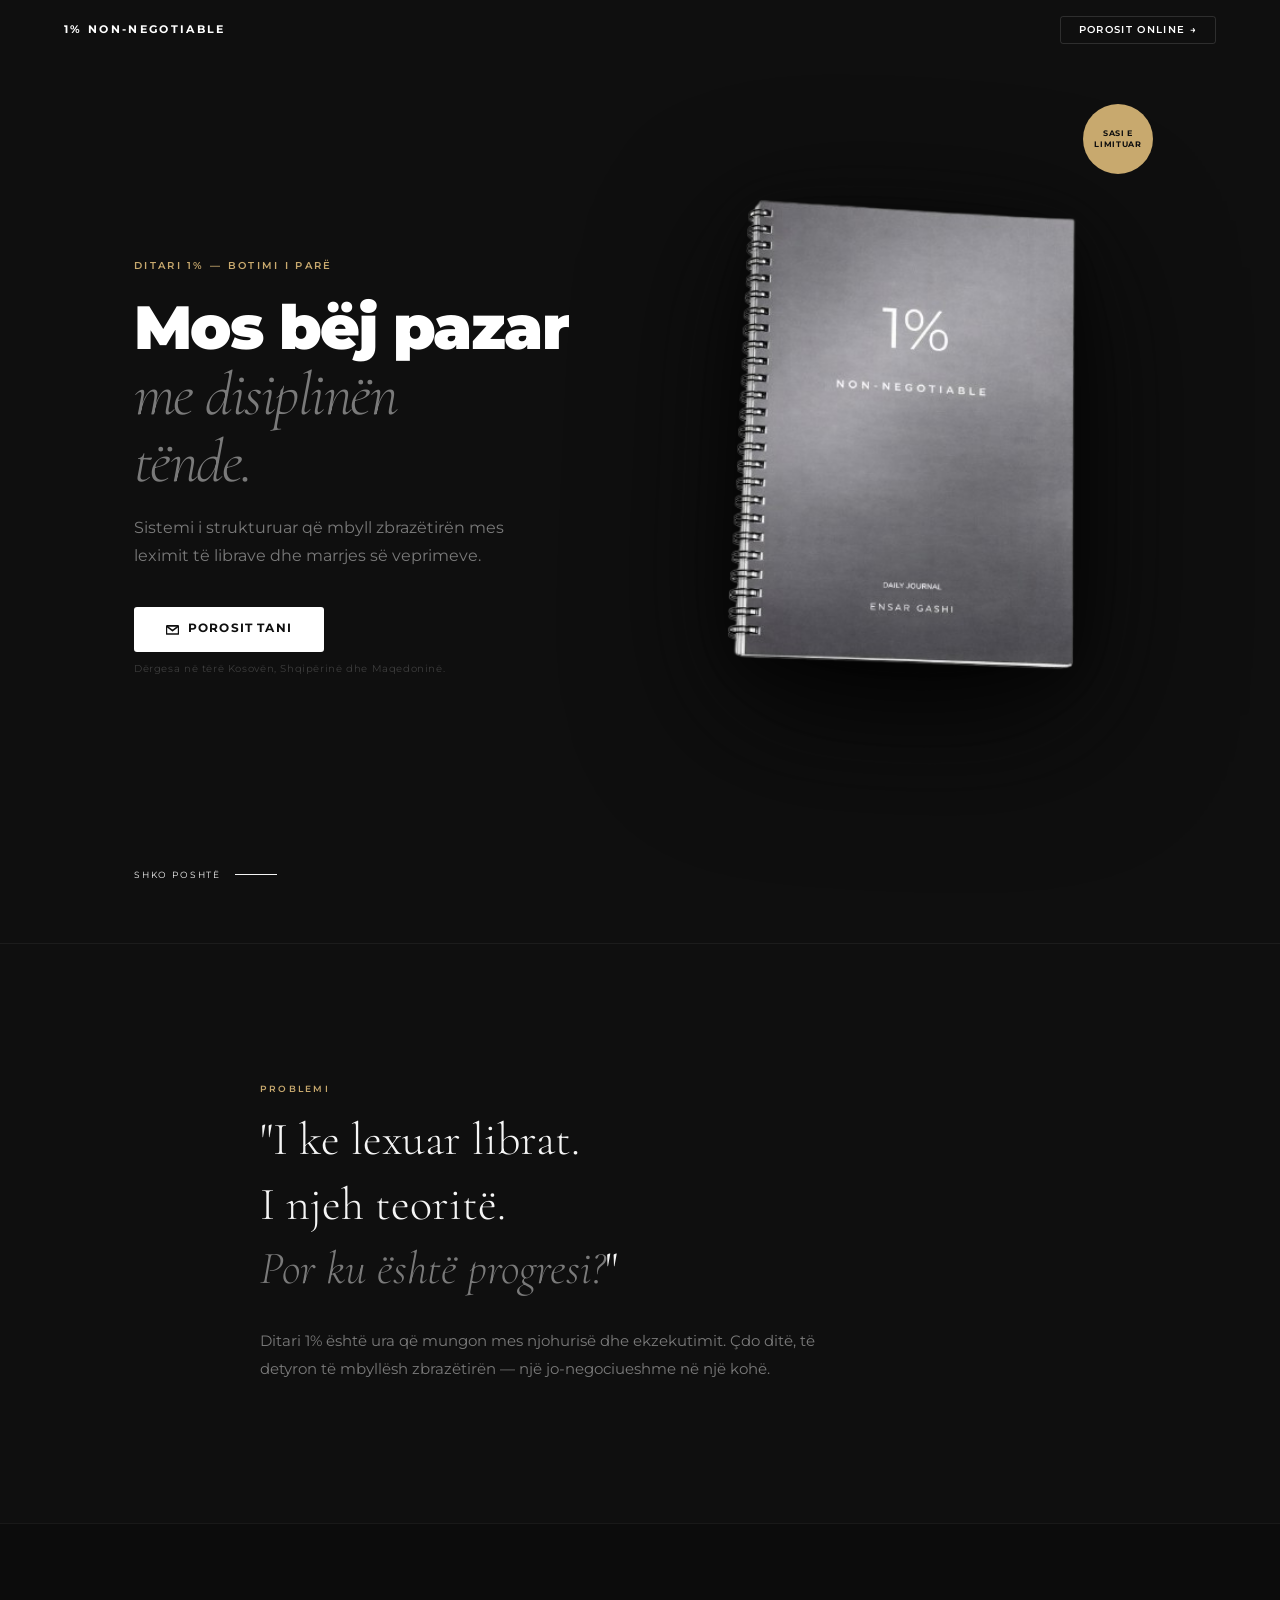
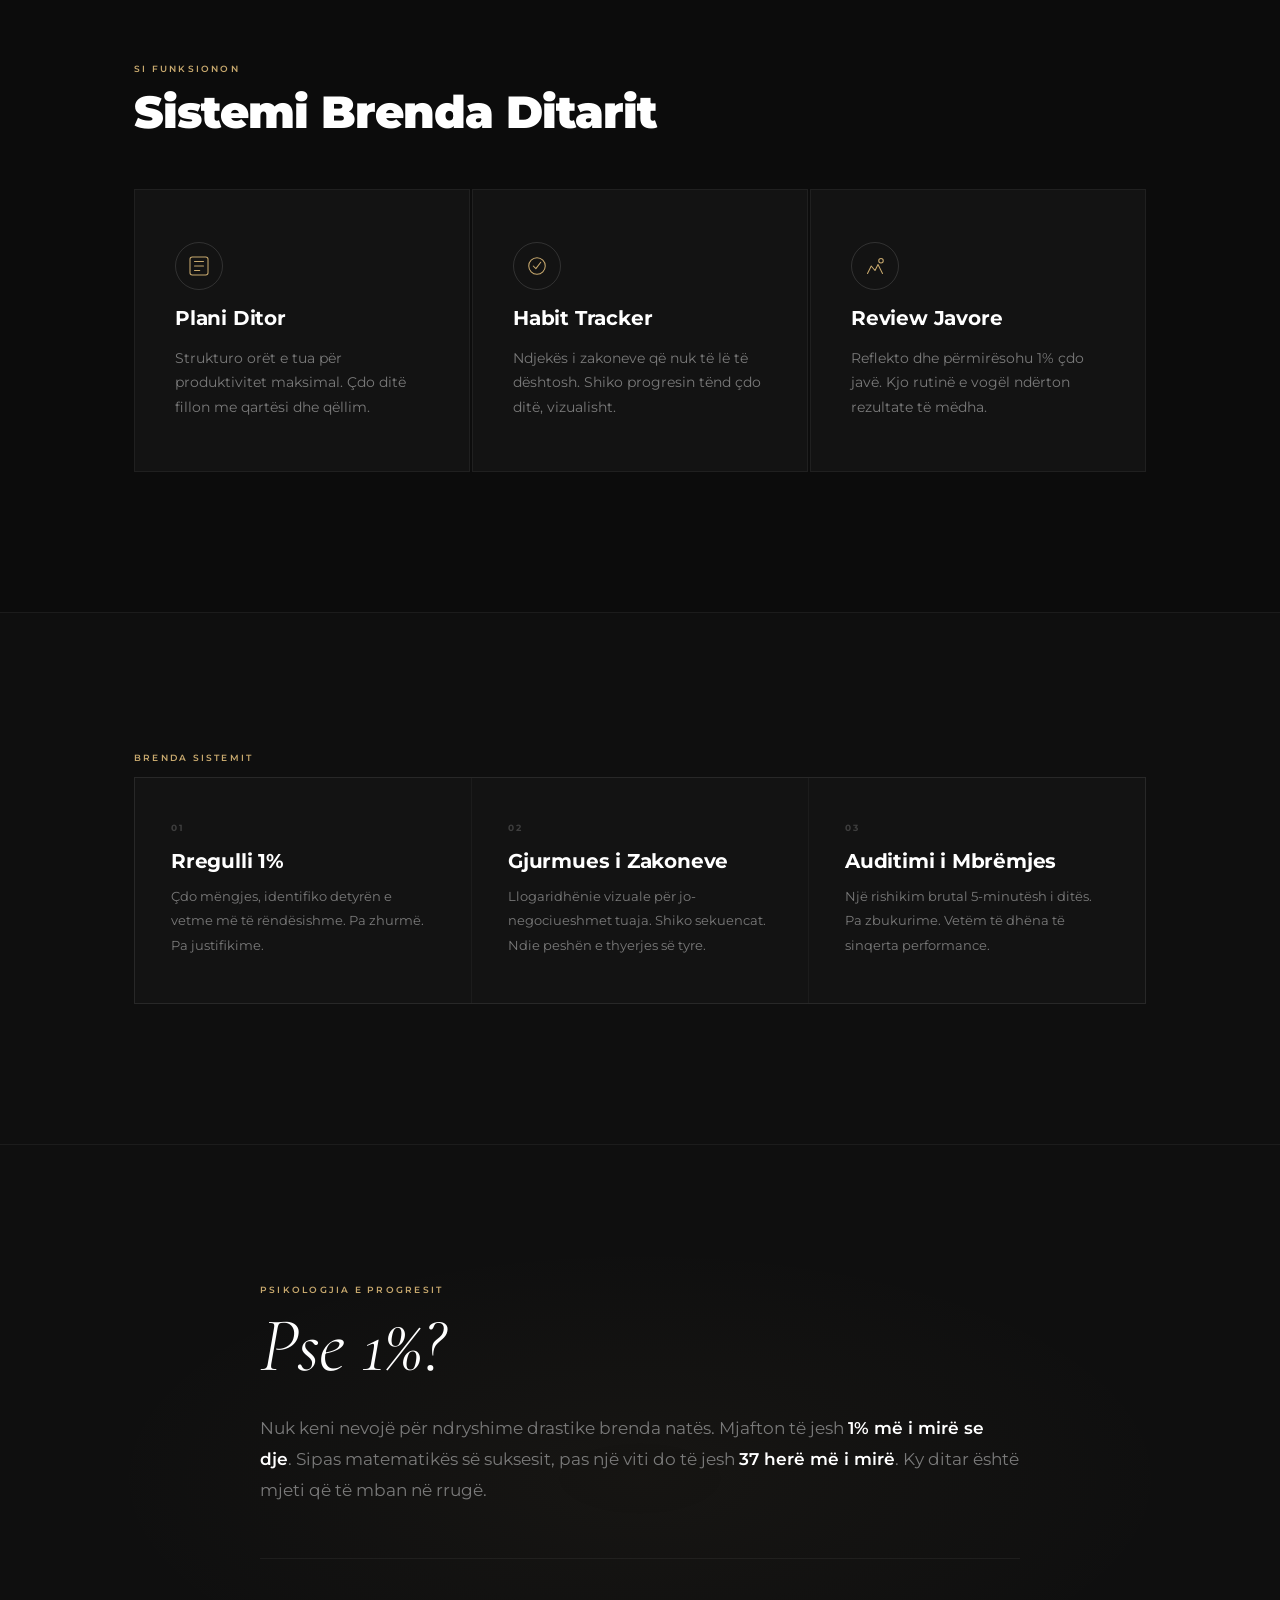
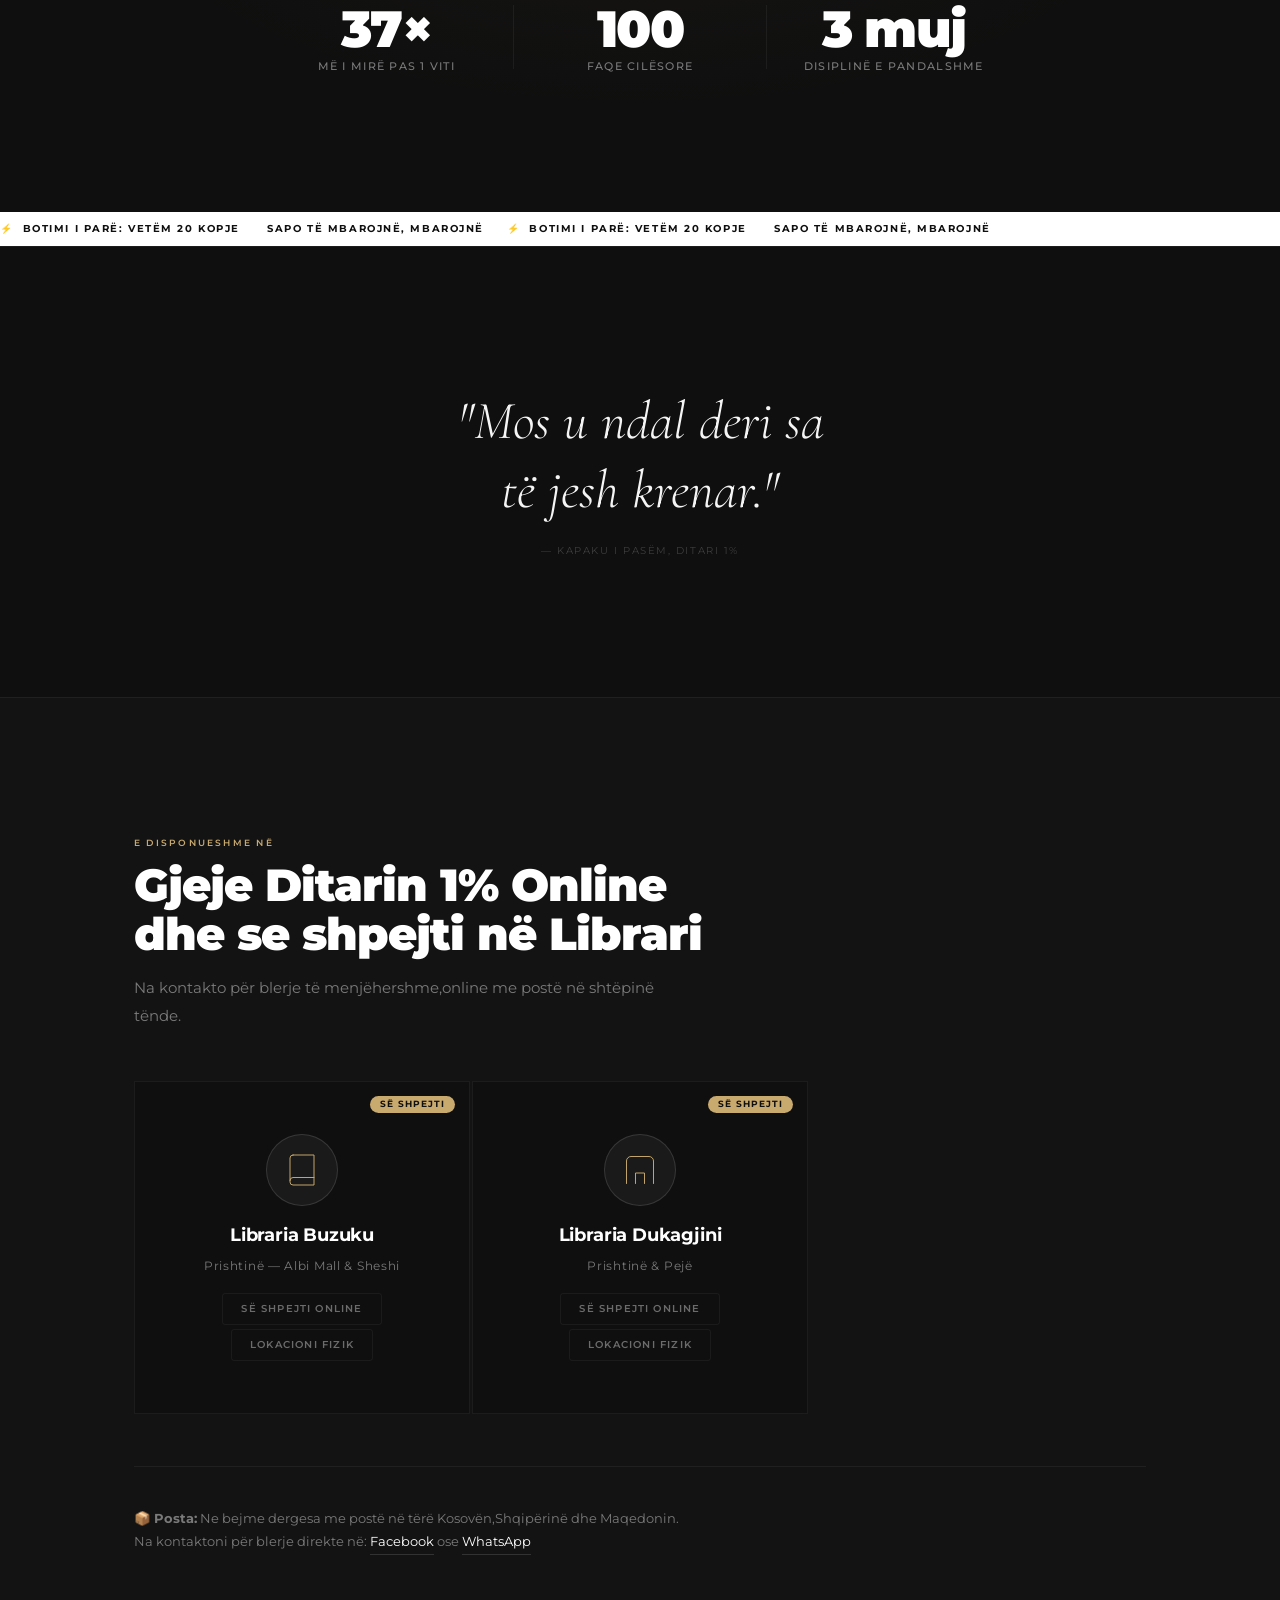
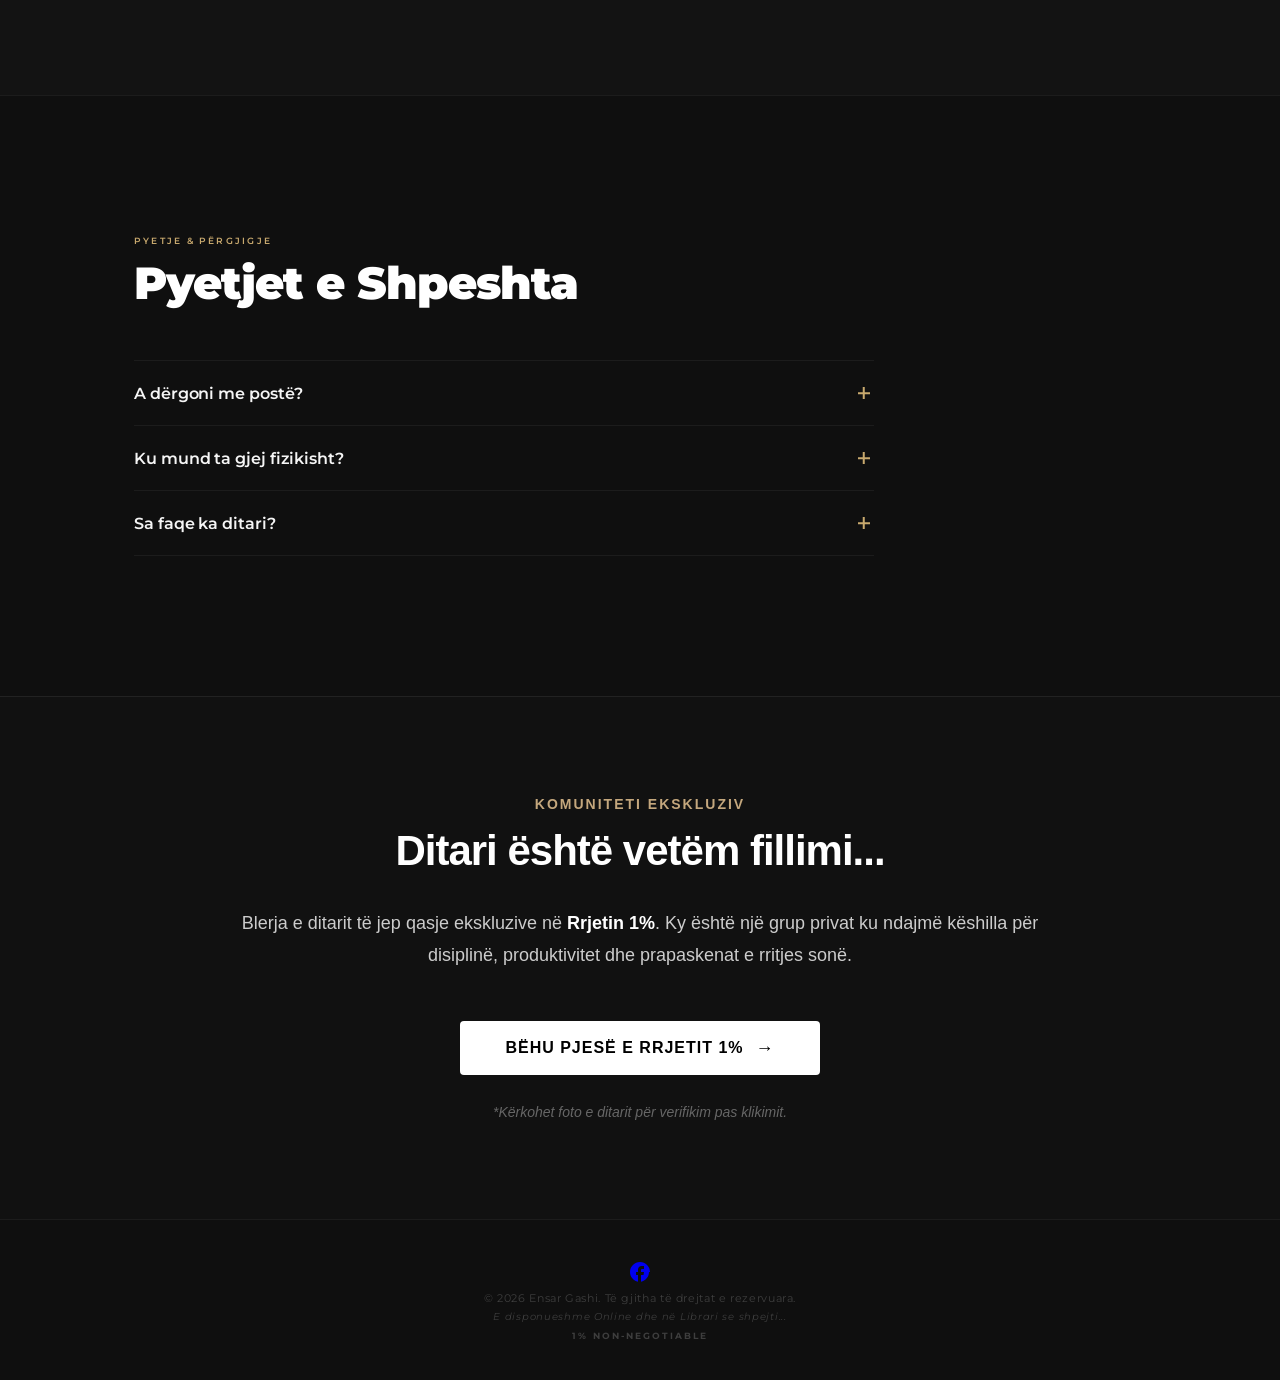
<file: index.html>
<!DOCTYPE html>
<html lang="sq">
<head>
  <meta charset="UTF-8"/>
  <meta name="viewport" content="width=device-width, initial-scale=1.0"/>
  <title>1% Non-Negotiable — Ditari Ditor</title>
  <link rel="preconnect" href="https://fonts.googleapis.com">
  <link rel="preconnect" href="https://fonts.gstatic.com" crossorigin>
  <link href="https://fonts.googleapis.com/css2?family=Montserrat:wght@300;400;500;600;700;900&family=Cormorant+Garamond:ital,wght@0,300;1,300;1,400&display=swap" rel="stylesheet">
  <link rel="stylesheet" href="diary.css">
</head>
<body>

<nav class="nav" id="mainNav">
  <span class="nav-brand">1% Non-Negotiable</span>
  <a href="https://wa.me/38349200528?text=Përshëndetje%20Ensar,%20dua%20të%20porosis%20ditarin%20'1%25%20Non-Negotiable'." target="_blank" class="nav-btn">Porosit Online →</a>
</nav>

<section class="hero">
  <div class="hero-grid">

    <div class="hero-text fu">
      <span class="eyebrow">Ditari 1% — Botimi i Parë</span>
      <h1 class="h1">Mos bëj pazar<br><em>me disiplinën<br>tënde.</em></h1>
      <p class="sub">Sistemi i strukturuar që mbyll zbrazëtirën mes leximit të librave dhe marrjes së veprimeve.</p>
      
      <div class="cta-wrap">
        <a href="https://wa.me/38349200528?text=Përshëndetje%20Ensar,%20dua%20të%20porosis%20ditarin%20'1%25%20Non-Negotiable'." target="_blank" class="btn-main">
          <svg viewBox="0 0 16 16" fill="none" stroke="currentColor" stroke-width="2"
               stroke-linecap="round" stroke-linejoin="round" aria-hidden="true">
            <path d="M1.5 3.5h13a1 1 0 011 1v8a1 1 0 01-1 1h-13a1 1 0 01-1-1v-8a1 1 0 011-1z"/>
            <path d="M1.5 4.5l6.5 5 6.5-5"/>
          </svg>
          POROSIT TANI
        </a>
        <span class="cta-note">Dërgesa në tërë Kosovën, Shqipërinë dhe Maqedoninë.</span>
      </div>
    </div>

    <div class="journal-col fu td2">
      <div class="journal-float">
        <div class="journal-badge" aria-hidden="true">Sasi e<br>limituar</div>
        <img
          class="journal-img"
          src="daily-removebg-preview.png"
          alt="Ditari 1% Non-Negotiable — spirale metalike, kopertinë matte e zezë, nga Ensar Gashi"
          width="900" height="1200"
          loading="eager" decoding="async"
        />
      </div>
    </div>

  </div>
  <div class="scroll-cue fu td3" aria-hidden="true">
    <span>Shko poshtë</span>
    <div class="scroll-bar"></div>
  </div>
</section>


<section class="gap-sec">
  <div class="wrap">
    <div class="gap-inner fu">
      <span class="lbl">Problemi</span>
      <blockquote class="gap-q">
        "I ke lexuar librat.<br>
        I njeh teoritë.<br>
        <em>Por ku është progresi?</em>"
      </blockquote>
      <p class="gap-p">Ditari 1% është ura që mungon mes njohurisë dhe ekzekutimit. Çdo ditë, të detyron të mbyllësh zbrazëtirën — një jo-negociueshme në një kohë.</p>
    </div>
  </div>
</section>


<section class="system-sec" id="system">
  <div class="wrap">
    <div class="section-head fu">
      <span class="lbl">Si funksionon</span>
      <h2 class="section-title">Sistemi Brenda Ditarit</h2>
    </div>
    <div class="system-grid">

      <div class="sys-card fu td1">
        <div class="sys-icon" aria-hidden="true">
          <svg viewBox="0 0 32 32" fill="none" stroke="currentColor" stroke-width="1.4"
               stroke-linecap="round" stroke-linejoin="round">
            <rect x="4" y="4" width="24" height="24" rx="3"/>
            <line x1="10" y1="10" x2="22" y2="10"/>
            <line x1="10" y1="16" x2="22" y2="16"/>
            <line x1="10" y1="22" x2="17" y2="22"/>
          </svg>
        </div>
        <h3 class="sys-title">Plani Ditor</h3>
        <p class="sys-desc">Strukturo orët e tua për produktivitet maksimal. Çdo ditë fillon me qartësi dhe qëllim.</p>
      </div>

      <div class="sys-card fu td2">
        <div class="sys-icon" aria-hidden="true">
          <svg viewBox="0 0 32 32" fill="none" stroke="currentColor" stroke-width="1.4"
               stroke-linecap="round" stroke-linejoin="round">
            <circle cx="16" cy="16" r="11"/>
            <path d="M11 16l3.5 3.5L21 11"/>
          </svg>
        </div>
        <h3 class="sys-title">Habit Tracker</h3>
        <p class="sys-desc">Ndjekës i zakoneve që nuk të lë të dështosh. Shiko progresin tënd çdo ditë, vizualisht.</p>
      </div>

      <div class="sys-card fu td3">
        <div class="sys-icon" aria-hidden="true">
          <svg viewBox="0 0 32 32" fill="none" stroke="currentColor" stroke-width="1.4"
               stroke-linecap="round" stroke-linejoin="round">
            <path d="M6 26l5-10 5 6 4-8 6 12"/>
            <circle cx="24" cy="9" r="3"/>
          </svg>
        </div>
        <h3 class="sys-title">Review Javore</h3>
        <p class="sys-desc">Reflekto dhe përmirësohu 1% çdo javë. Kjo rutinë e vogël ndërton rezultate të mëdha.</p>
      </div>

    </div>
  </div>
</section>


<section class="feat-sec">
  <div class="wrap">
    <span class="lbl fu">Brenda Sistemit</span>
    <div class="feat-grid">
      <div class="fc fu td1">
        <div class="fc-n">01</div>
        <h3 class="fc-t">Rregulli 1%</h3>
        <p class="fc-d">Çdo mëngjes, identifiko detyrën e vetme më të rëndësishme. Pa zhurmë. Pa justifikime.</p>
      </div>
      <div class="fc fu td2">
        <div class="fc-n">02</div>
        <h3 class="fc-t">Gjurmues i Zakoneve</h3>
        <p class="fc-d">Llogaridhënie vizuale për jo-negociueshmet tuaja. Shiko sekuencat. Ndie peshën e thyerjes së tyre.</p>
      </div>
      <div class="fc fu td3">
        <div class="fc-n">03</div>
        <h3 class="fc-t">Auditimi i Mbrëmjes</h3>
        <p class="fc-d">Një rishikim brutal 5-minutësh i ditës. Pa zbukurime. Vetëm të dhëna të sinqerta performance.</p>
      </div>
    </div>
  </div>
</section>


<section class="pse-sec">
  <div class="wrap">
    <div class="pse-inner fu">
      <span class="lbl">Psikologjia e Progresit</span>
      <h2 class="pse-title">Pse 1%?</h2>
      <p class="pse-body">Nuk keni nevojë për ndryshime drastike brenda natës. Mjafton të jesh <strong>1% më i mirë se dje</strong>. Sipas matematikës së suksesit, pas një viti do të jesh <strong>37 herë më i mirë</strong>. Ky ditar është mjeti që të mban në rrugë.</p>
      <div class="pse-stat">
        <div class="pse-stat-item fu td1">
          <span class="pse-num">37×</span>
          <span class="pse-label">më i mirë pas 1 viti</span>
        </div>
        <div class="pse-divider" aria-hidden="true"></div>
        <div class="pse-stat-item fu td2">
          <span class="pse-num">100</span>
          <span class="pse-label">faqe cilësore</span>
        </div>
        <div class="pse-divider" aria-hidden="true"></div>
        <div class="pse-stat-item fu td3">
          <span class="pse-num">3 muj</span>
          <span class="pse-label">disiplinë e pandalshme</span>
        </div>
      </div>
    </div>
  </div>
</section>


<section class="scar" aria-label="Disponueshmëri e kufizuar">
  <div class="scar-track" aria-hidden="true">
    <span>⚡  BOTIMI I PARË: VETËM 20 KOPJE      SAPO TË MBAROJNË, MBAROJNË     </span>
    <span>⚡  BOTIMI I PARË: VETËM 20 KOPJE      SAPO TË MBAROJNË, MBAROJNË     </span>
  </div>
</section>


<section class="quote-sec">
  <div class="wrap">
    <div class="fu">
      <p class="bq">"Mos u ndal deri sa<br>të jesh krenar."</p>
      <span class="bq-attr">— Kapaku i pasëm, Ditari 1%</span>
    </div>
  </div>
</section>


<section class="stores-sec" id="retail">
  <div class="wrap">
    <div class="section-head fu">
      <span class="lbl">E Disponueshme Në</span>
      <h2 class="section-title">Gjeje Ditarin 1% Online<br>dhe se shpejti në Librari</h2>
      <p class="section-sub">Na kontakto për blerje të menjëhershme,online me postë në shtëpinë tënde.</p>
    </div>

    <div class="stores-grid">

     <div class="store-card fu td1">
  <div class="store-badge-soon">Së shpejti</div>
  <div class="store-logo-wrap">
    <svg class="store-logo-icon" viewBox="0 0 48 48" fill="none" stroke="#C8A96E"
         stroke-width="1.3" stroke-linecap="round" stroke-linejoin="round" aria-hidden="true">
      <path d="M8 38a4 4 0 014-4H40"/>
      <path d="M12 4H40v40H12A4 4 0 018 40V8a4 4 0 014-4z"/>
    </svg>
  </div>
  <h3 class="store-name">Libraria Buzuku</h3>
  <p class="store-sub">Prishtinë — Albi Mall & Sheshi</p>
  <div class="store-actions">
    <a href="#" class="btn-store btn-store--muted">Së shpejti Online</a>
    <a href="#" class="btn-store btn-store--outline btn-store--muted">Lokacioni Fizik</a>
  </div>
</div>

      <div class="store-card fu td2">
        <div class="store-badge-soon">Së shpejti</div>
        <div class="store-logo-wrap">
          <svg class="store-logo-icon" viewBox="0 0 48 48" fill="none" stroke="#C8A96E"
               stroke-width="1.3" stroke-linecap="round" stroke-linejoin="round" aria-hidden="true">
            <path d="M6 42V12a6 6 0 016-6h24a6 6 0 016 6v30"/>
            <path d="M18 42V28h12v14"/>
          </svg>
        </div>
        <h3 class="store-name">Libraria Dukagjini</h3>
        <p class="store-sub">Prishtinë & Pejë</p>
        <div class="store-actions">
          <a href="#" class="btn-store btn-store--muted">Së shpejti Online</a>
          <a href="#" class="btn-store btn-store--outline btn-store--muted">Lokacioni Fizik</a>
        </div>
      </div>

    

    </div>

    <div class="stores-secondary fu">
      <p>
        📦 <strong>Posta:</strong> Ne bejme dergesa me postë në tërë Kosovën,Shqipërinë dhe Maqedonin.<br>
        Na kontaktoni për blerje direkte në: 
<a href="https://www.facebook.com/profile.php?id=61578412855357" target="_blank" rel="noopener noreferrer">Facebook</a> ose 
<a href="https://wa.me/38349200528?text=Përshëndetje%20Ensar,%20po%20ju%20shkruaj%20për%20ditarin%20'1%25%20Non-Negotiable'." target="_blank" rel="noopener noreferrer">WhatsApp</a>
      </p>
    </div>

  </div>
</section>


<section class="faq-sec">
  <div class="wrap">
    <div class="section-head fu">
      <span class="lbl">Pyetje & Përgjigje</span>
      <h2 class="section-title">Pyetjet e Shpeshta</h2>
    </div>

    <div class="faq-list" id="faqList">

      <div class="faq-item fu">
        <button class="faq-q" aria-expanded="false">
          A dërgoni me postë?
          <span class="faq-icon" aria-hidden="true"></span>
        </button>
        <div class="faq-a" role="region">
          <p>Po,mund të porositni direkt përmes faqes tonë në <strong>Facebook</strong> ose permes WhatsApp-it.</p>
        </div>
      </div>

      <div class="faq-item fu td1">
        <button class="faq-q" aria-expanded="false">
          Ku mund ta gjej fizikisht?
          <span class="faq-icon" aria-hidden="true"></span>
        </button>
        <div class="faq-a" role="region">
          <p>Ditari është i disponueshëm në website-in tonë dhe se shpejti në librarite më të mira në Kosovë fizikisht edhe online.
            Bejme dergesa ne te gjithe Kosoven,Shqiperi dhe Maqedoni. 
          </p>
        </div>
      </div>

      <div class="faq-item fu td2">
        <button class="faq-q" aria-expanded="false">
          Sa faqe ka ditari?
          <span class="faq-icon" aria-hidden="true"></span>
        </button>
        <div class="faq-a" role="region">
          <p>Ditari përmban 100 faqe kualitative, të dizajnuara për t'ju mbuluar për 3 muaj disiplinë intensive 1%.</p>
        </div>
      </div>

    </div>
  </div>
</section>


<section class="community-exclusive">
    <div class="community-container">
        <h2 class="community-title">Ditari është vetëm fillimi...</h2>
        <p class="community-description">
            Blerja e ditarit të jep qasje ekskluzive në <strong>Rrjetin 1%</strong>. 
            Ky është një grup privat ku ndajmë këshilla për disiplinë, produktivitet 
            dhe prapaskenat e rritjes sonë.
        </p>
        
        <div class="community-action">
            <a href="https://wa.me/38349200528?text=Përshëndetje%20Ensar!%20Sapo%20bleva%20ditarin%201%25%20Non-Negotiable%20dhe%20dua%20të%20bëhem%20pjesë%20e%20grupit%20privat." 
               class="cta-button-whatsapp">
                Bëhu pjesë e Rrjetit 1% 
                <span class="arrow">→</span>
            </a>
            <p class="verification-note">*Kërkohet foto e ditarit për verifikim pas klikimit.</p>
        </div>
    </div>
</section>

<footer class="footer">
  <div class="footer-socials">
    <a href="https://www.facebook.com/profile.php?id=61578412855357" target="_blank" aria-label="Facebook">
      <svg width="24" height="24" viewBox="0 0 24 24" fill="currentColor">
        <path d="M22 12c0-5.52-4.48-10-10-10S2 6.48 2 12c0 4.84 3.44 8.87 8 9.8V15H8v-3h2V9.5C10 7.57 11.57 6 13.5 6H16v3h-2c-.55 0-1 .45-1 1V12h3l-.5 3H13v6.8c4.56-.93 8-4.96 8-9.8z"/>
      </svg>
    </a>
  </div>
  <p class="footer-c">© 2026 Ensar Gashi. Të gjitha të drejtat e rezervuara.</p>
  <p class="footer-av">E disponueshme Online dhe në Librari se shpejti...</p>
  <p class="footer-b">1% Non-Negotiable</p>
</footer>

<script src="diary.js"></script>
</body>
</html>
</file>
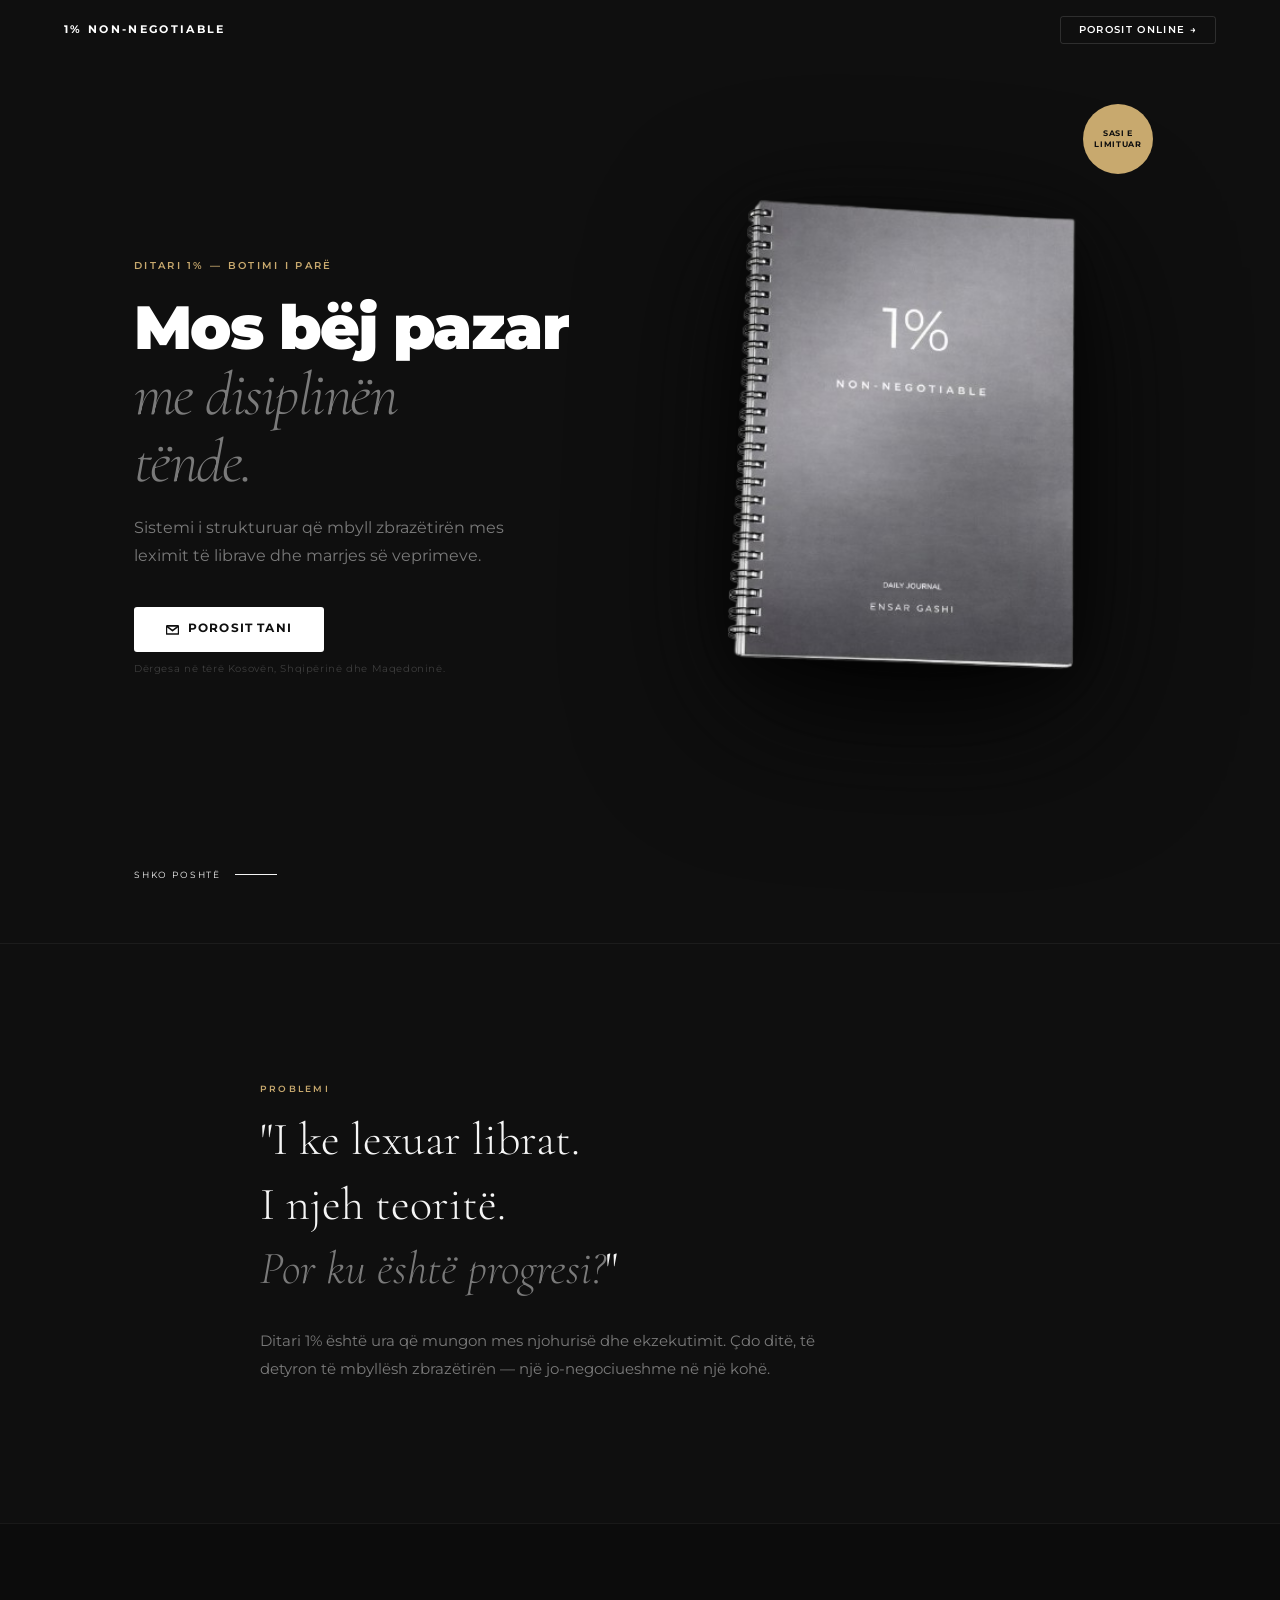
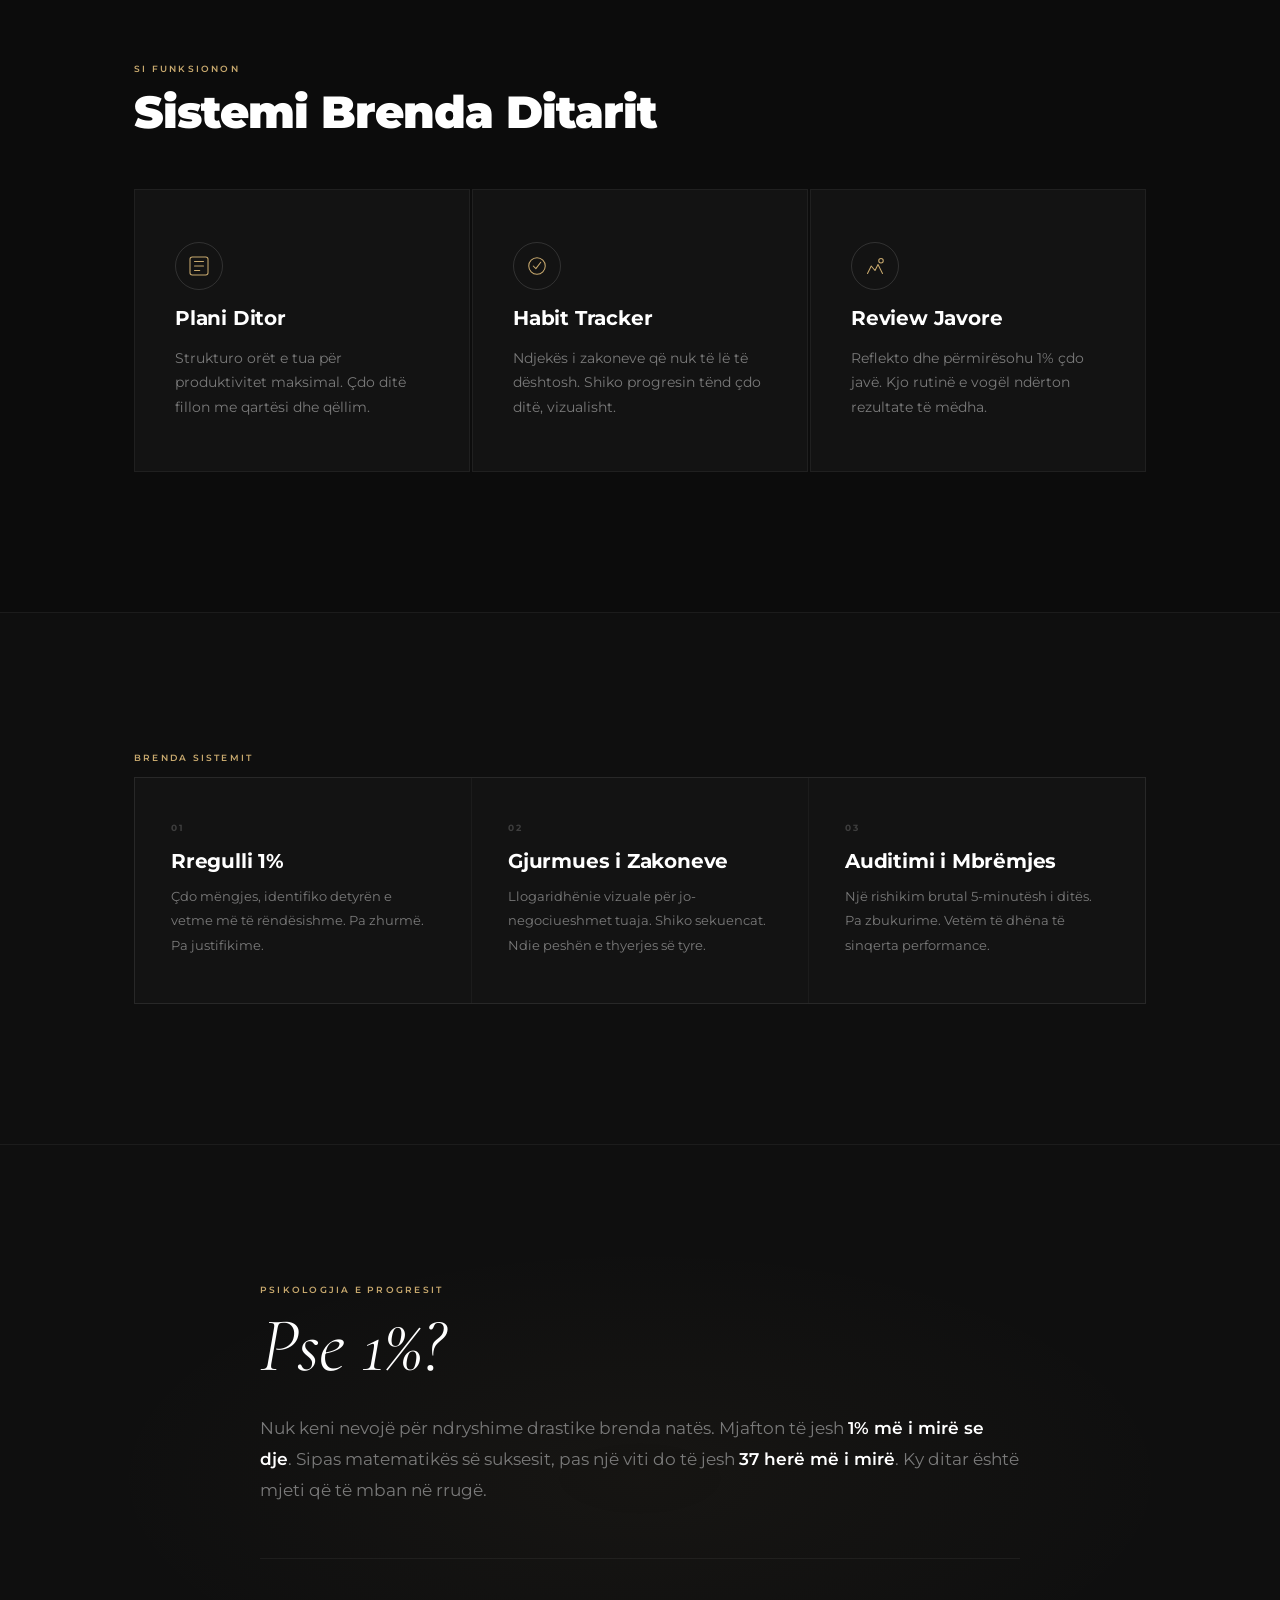
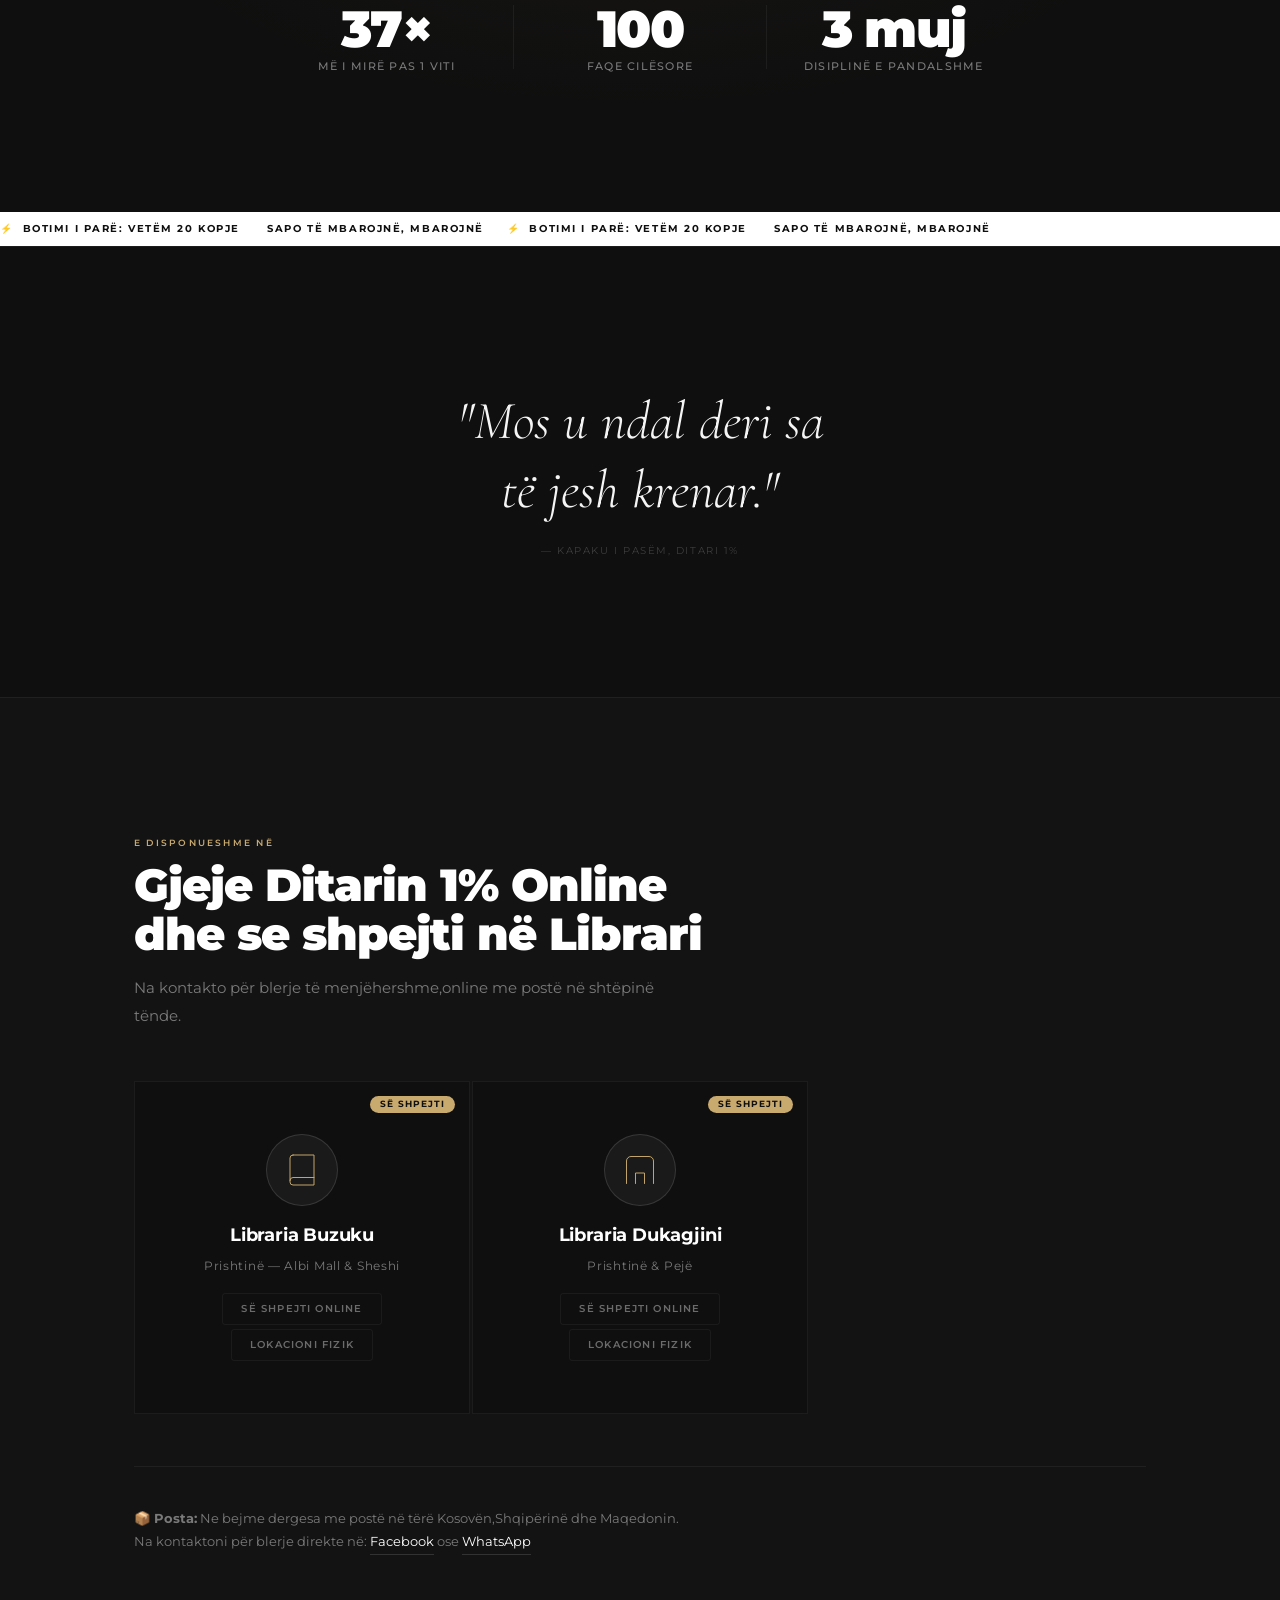
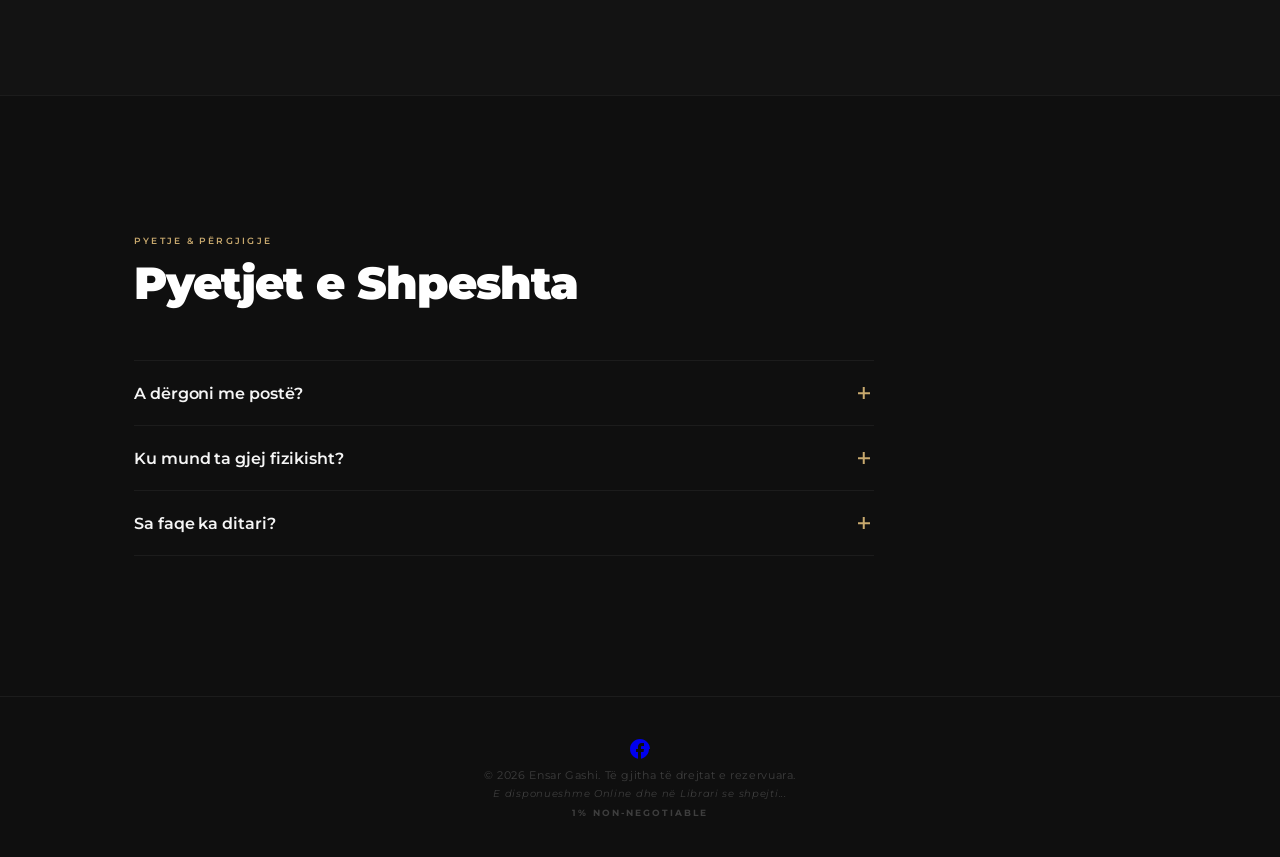
<file: diary.html>
<!DOCTYPE html>
<html lang="sq">
<head>
  <meta charset="UTF-8"/>
  <meta name="viewport" content="width=device-width, initial-scale=1.0"/>
  <title>1% Non-Negotiable — Ditari Ditor</title>
  <link rel="preconnect" href="https://fonts.googleapis.com">
  <link rel="preconnect" href="https://fonts.gstatic.com" crossorigin>
  <link href="https://fonts.googleapis.com/css2?family=Montserrat:wght@300;400;500;600;700;900&family=Cormorant+Garamond:ital,wght@0,300;1,300;1,400&display=swap" rel="stylesheet">
  <link rel="stylesheet" href="diary.css">
</head>
<body>

<nav class="nav" id="mainNav">
  <span class="nav-brand">1% Non-Negotiable</span>
  <a href="https://wa.me/38349200528?text=Përshëndetje%20Ensar,%20dua%20të%20porosis%20ditarin%20'1%25%20Non-Negotiable'." target="_blank" class="nav-btn">Porosit Online →</a>
</nav>

<section class="hero">
  <div class="hero-grid">

    <div class="hero-text fu">
      <span class="eyebrow">Ditari 1% — Botimi i Parë</span>
      <h1 class="h1">Mos bëj pazar<br><em>me disiplinën<br>tënde.</em></h1>
      <p class="sub">Sistemi i strukturuar që mbyll zbrazëtirën mes leximit të librave dhe marrjes së veprimeve.</p>
      
      <div class="cta-wrap">
        <a href="https://wa.me/38349200528?text=Përshëndetje%20Ensar,%20dua%20të%20porosis%20ditarin%20'1%25%20Non-Negotiable'." target="_blank" class="btn-main">
          <svg viewBox="0 0 16 16" fill="none" stroke="currentColor" stroke-width="2"
               stroke-linecap="round" stroke-linejoin="round" aria-hidden="true">
            <path d="M1.5 3.5h13a1 1 0 011 1v8a1 1 0 01-1 1h-13a1 1 0 01-1-1v-8a1 1 0 011-1z"/>
            <path d="M1.5 4.5l6.5 5 6.5-5"/>
          </svg>
          POROSIT TANI
        </a>
        <span class="cta-note">Dërgesa në tërë Kosovën, Shqipërinë dhe Maqedoninë.</span>
      </div>
    </div>

    <div class="journal-col fu td2">
      <div class="journal-float">
        <div class="journal-badge" aria-hidden="true">Sasi e<br>limituar</div>
        <img
          class="journal-img"
          src="daily-removebg-preview.png"
          alt="Ditari 1% Non-Negotiable — spirale metalike, kopertinë matte e zezë, nga Ensar Gashi"
          width="900" height="1200"
          loading="eager" decoding="async"
        />
      </div>
    </div>

  </div>
  <div class="scroll-cue fu td3" aria-hidden="true">
    <span>Shko poshtë</span>
    <div class="scroll-bar"></div>
  </div>
</section>


<section class="gap-sec">
  <div class="wrap">
    <div class="gap-inner fu">
      <span class="lbl">Problemi</span>
      <blockquote class="gap-q">
        "I ke lexuar librat.<br>
        I njeh teoritë.<br>
        <em>Por ku është progresi?</em>"
      </blockquote>
      <p class="gap-p">Ditari 1% është ura që mungon mes njohurisë dhe ekzekutimit. Çdo ditë, të detyron të mbyllësh zbrazëtirën — një jo-negociueshme në një kohë.</p>
    </div>
  </div>
</section>


<section class="system-sec" id="system">
  <div class="wrap">
    <div class="section-head fu">
      <span class="lbl">Si funksionon</span>
      <h2 class="section-title">Sistemi Brenda Ditarit</h2>
    </div>
    <div class="system-grid">

      <div class="sys-card fu td1">
        <div class="sys-icon" aria-hidden="true">
          <svg viewBox="0 0 32 32" fill="none" stroke="currentColor" stroke-width="1.4"
               stroke-linecap="round" stroke-linejoin="round">
            <rect x="4" y="4" width="24" height="24" rx="3"/>
            <line x1="10" y1="10" x2="22" y2="10"/>
            <line x1="10" y1="16" x2="22" y2="16"/>
            <line x1="10" y1="22" x2="17" y2="22"/>
          </svg>
        </div>
        <h3 class="sys-title">Plani Ditor</h3>
        <p class="sys-desc">Strukturo orët e tua për produktivitet maksimal. Çdo ditë fillon me qartësi dhe qëllim.</p>
      </div>

      <div class="sys-card fu td2">
        <div class="sys-icon" aria-hidden="true">
          <svg viewBox="0 0 32 32" fill="none" stroke="currentColor" stroke-width="1.4"
               stroke-linecap="round" stroke-linejoin="round">
            <circle cx="16" cy="16" r="11"/>
            <path d="M11 16l3.5 3.5L21 11"/>
          </svg>
        </div>
        <h3 class="sys-title">Habit Tracker</h3>
        <p class="sys-desc">Ndjekës i zakoneve që nuk të lë të dështosh. Shiko progresin tënd çdo ditë, vizualisht.</p>
      </div>

      <div class="sys-card fu td3">
        <div class="sys-icon" aria-hidden="true">
          <svg viewBox="0 0 32 32" fill="none" stroke="currentColor" stroke-width="1.4"
               stroke-linecap="round" stroke-linejoin="round">
            <path d="M6 26l5-10 5 6 4-8 6 12"/>
            <circle cx="24" cy="9" r="3"/>
          </svg>
        </div>
        <h3 class="sys-title">Review Javore</h3>
        <p class="sys-desc">Reflekto dhe përmirësohu 1% çdo javë. Kjo rutinë e vogël ndërton rezultate të mëdha.</p>
      </div>

    </div>
  </div>
</section>


<section class="feat-sec">
  <div class="wrap">
    <span class="lbl fu">Brenda Sistemit</span>
    <div class="feat-grid">
      <div class="fc fu td1">
        <div class="fc-n">01</div>
        <h3 class="fc-t">Rregulli 1%</h3>
        <p class="fc-d">Çdo mëngjes, identifiko detyrën e vetme më të rëndësishme. Pa zhurmë. Pa justifikime.</p>
      </div>
      <div class="fc fu td2">
        <div class="fc-n">02</div>
        <h3 class="fc-t">Gjurmues i Zakoneve</h3>
        <p class="fc-d">Llogaridhënie vizuale për jo-negociueshmet tuaja. Shiko sekuencat. Ndie peshën e thyerjes së tyre.</p>
      </div>
      <div class="fc fu td3">
        <div class="fc-n">03</div>
        <h3 class="fc-t">Auditimi i Mbrëmjes</h3>
        <p class="fc-d">Një rishikim brutal 5-minutësh i ditës. Pa zbukurime. Vetëm të dhëna të sinqerta performance.</p>
      </div>
    </div>
  </div>
</section>


<section class="pse-sec">
  <div class="wrap">
    <div class="pse-inner fu">
      <span class="lbl">Psikologjia e Progresit</span>
      <h2 class="pse-title">Pse 1%?</h2>
      <p class="pse-body">Nuk keni nevojë për ndryshime drastike brenda natës. Mjafton të jesh <strong>1% më i mirë se dje</strong>. Sipas matematikës së suksesit, pas një viti do të jesh <strong>37 herë më i mirë</strong>. Ky ditar është mjeti që të mban në rrugë.</p>
      <div class="pse-stat">
        <div class="pse-stat-item fu td1">
          <span class="pse-num">37×</span>
          <span class="pse-label">më i mirë pas 1 viti</span>
        </div>
        <div class="pse-divider" aria-hidden="true"></div>
        <div class="pse-stat-item fu td2">
          <span class="pse-num">100</span>
          <span class="pse-label">faqe cilësore</span>
        </div>
        <div class="pse-divider" aria-hidden="true"></div>
        <div class="pse-stat-item fu td3">
          <span class="pse-num">3 muj</span>
          <span class="pse-label">disiplinë e pandalshme</span>
        </div>
      </div>
    </div>
  </div>
</section>


<section class="scar" aria-label="Disponueshmëri e kufizuar">
  <div class="scar-track" aria-hidden="true">
    <span>⚡  BOTIMI I PARË: VETËM 20 KOPJE      SAPO TË MBAROJNË, MBAROJNË     </span>
    <span>⚡  BOTIMI I PARË: VETËM 20 KOPJE      SAPO TË MBAROJNË, MBAROJNË     </span>
  </div>
</section>


<section class="quote-sec">
  <div class="wrap">
    <div class="fu">
      <p class="bq">"Mos u ndal deri sa<br>të jesh krenar."</p>
      <span class="bq-attr">— Kapaku i pasëm, Ditari 1%</span>
    </div>
  </div>
</section>


<section class="stores-sec" id="retail">
  <div class="wrap">
    <div class="section-head fu">
      <span class="lbl">E Disponueshme Në</span>
      <h2 class="section-title">Gjeje Ditarin 1% Online<br>dhe se shpejti në Librari</h2>
      <p class="section-sub">Na kontakto për blerje të menjëhershme,online me postë në shtëpinë tënde.</p>
    </div>

    <div class="stores-grid">

     <div class="store-card fu td1">
  <div class="store-badge-soon">Së shpejti</div>
  <div class="store-logo-wrap">
    <svg class="store-logo-icon" viewBox="0 0 48 48" fill="none" stroke="#C8A96E"
         stroke-width="1.3" stroke-linecap="round" stroke-linejoin="round" aria-hidden="true">
      <path d="M8 38a4 4 0 014-4H40"/>
      <path d="M12 4H40v40H12A4 4 0 018 40V8a4 4 0 014-4z"/>
    </svg>
  </div>
  <h3 class="store-name">Libraria Buzuku</h3>
  <p class="store-sub">Prishtinë — Albi Mall & Sheshi</p>
  <div class="store-actions">
    <a href="#" class="btn-store btn-store--muted">Së shpejti Online</a>
    <a href="#" class="btn-store btn-store--outline btn-store--muted">Lokacioni Fizik</a>
  </div>
</div>

      <div class="store-card fu td2">
        <div class="store-badge-soon">Së shpejti</div>
        <div class="store-logo-wrap">
          <svg class="store-logo-icon" viewBox="0 0 48 48" fill="none" stroke="#C8A96E"
               stroke-width="1.3" stroke-linecap="round" stroke-linejoin="round" aria-hidden="true">
            <path d="M6 42V12a6 6 0 016-6h24a6 6 0 016 6v30"/>
            <path d="M18 42V28h12v14"/>
          </svg>
        </div>
        <h3 class="store-name">Libraria Dukagjini</h3>
        <p class="store-sub">Prishtinë & Pejë</p>
        <div class="store-actions">
          <a href="#" class="btn-store btn-store--muted">Së shpejti Online</a>
          <a href="#" class="btn-store btn-store--outline btn-store--muted">Lokacioni Fizik</a>
        </div>
      </div>

    

    </div>

    <div class="stores-secondary fu">
      <p>
        📦 <strong>Posta:</strong> Ne bejme dergesa me postë në tërë Kosovën,Shqipërinë dhe Maqedonin.<br>
        Na kontaktoni për blerje direkte në: 
<a href="https://www.facebook.com/profile.php?id=61578412855357" target="_blank" rel="noopener noreferrer">Facebook</a> ose 
<a href="https://wa.me/38349200528?text=Përshëndetje%20Ensar,%20po%20ju%20shkruaj%20për%20ditarin%20'1%25%20Non-Negotiable'." target="_blank" rel="noopener noreferrer">WhatsApp</a>
      </p>
    </div>

  </div>
</section>


<section class="faq-sec">
  <div class="wrap">
    <div class="section-head fu">
      <span class="lbl">Pyetje & Përgjigje</span>
      <h2 class="section-title">Pyetjet e Shpeshta</h2>
    </div>

    <div class="faq-list" id="faqList">

      <div class="faq-item fu">
        <button class="faq-q" aria-expanded="false">
          A dërgoni me postë?
          <span class="faq-icon" aria-hidden="true"></span>
        </button>
        <div class="faq-a" role="region">
          <p>Po,mund të porositni direkt përmes faqes tonë në <strong>Facebook</strong> ose permes WhatsApp-it.</p>
        </div>
      </div>

      <div class="faq-item fu td1">
        <button class="faq-q" aria-expanded="false">
          Ku mund ta gjej fizikisht?
          <span class="faq-icon" aria-hidden="true"></span>
        </button>
        <div class="faq-a" role="region">
          <p>Ditari është i disponueshëm në website-in tonë dhe se shpejti në librarite më të mira në Kosovë fizikisht edhe online.
            Bejme dergesa ne te gjithe Kosoven,Shqiperi dhe Maqedoni. 
          </p>
        </div>
      </div>

      <div class="faq-item fu td2">
        <button class="faq-q" aria-expanded="false">
          Sa faqe ka ditari?
          <span class="faq-icon" aria-hidden="true"></span>
        </button>
        <div class="faq-a" role="region">
          <p>Ditari përmban 100 faqe kualitative, të dizajnuara për t'ju mbuluar për 3 muaj disiplinë intensive 1%.</p>
        </div>
      </div>

    </div>
  </div>
</section>


<footer class="footer">
  <div class="footer-socials">
    <a href="https://www.facebook.com/profile.php?id=61578412855357" target="_blank" aria-label="Facebook">
      <svg width="24" height="24" viewBox="0 0 24 24" fill="currentColor">
        <path d="M22 12c0-5.52-4.48-10-10-10S2 6.48 2 12c0 4.84 3.44 8.87 8 9.8V15H8v-3h2V9.5C10 7.57 11.57 6 13.5 6H16v3h-2c-.55 0-1 .45-1 1V12h3l-.5 3H13v6.8c4.56-.93 8-4.96 8-9.8z"/>
      </svg>
    </a>
  </div>
  <p class="footer-c">© 2026 Ensar Gashi. Të gjitha të drejtat e rezervuara.</p>
  <p class="footer-av">E disponueshme Online dhe në Librari se shpejti...</p>
  <p class="footer-b">1% Non-Negotiable</p>
</footer>

<script src="diary.js"></script>
</body>
</html>
</file>
<file: diary.css>
/* ════════════════════════════════════════════════════════
   style.css  |  1% Non-Negotiable — Ditari Ditor
════════════════════════════════════════════════════════ */

/* ── RESET & TOKENS ─────────────────────────────────── */
*, *::before, *::after { margin: 0; padding: 0; box-sizing: border-box; }

:root {
  --bg:       #0F0F0F;
  --bg2:      #131313;
  --bg3:      #1a1a1a;
  --bg4:      #0c0c0c;
  --text:     #F5F5F5;
  --muted:    #7a7a7a;
  --dim:      #3e3e3e;
  --white:    #FFFFFF;
  --gold:     #C8A96E;
  --gold-dim: rgba(200,169,110,0.12);
  --border:   rgba(255,255,255,0.055);
  --bhi:      rgba(255,255,255,0.13);
  --ui:       'Montserrat', sans-serif;
  --serif:    'Cormorant Garamond', serif;
  --px:       clamp(18px, 5vw, 72px);
  --sy:       clamp(80px, 12vw, 140px);
  --max:      1140px;
  --rad:      3px;
}

html { scroll-behavior: smooth; }
body {
  background: var(--bg);
  color: var(--text);
  font-family: var(--ui);
  -webkit-font-smoothing: antialiased;
  overflow-x: hidden;
  line-height: 1;
}
.wrap { max-width: var(--max); margin: 0 auto; padding: 0 var(--px); }

/* ── KEYFRAMES ──────────────────────────────────────── */
@keyframes float {
  0%, 100% { transform: translateY(0px); }
  50%       { transform: translateY(-18px); }
}
@keyframes marquee {
  from { transform: translateX(0); }
  to   { transform: translateX(-50%); }
}
@keyframes pulse {
  0%, 100% { box-shadow: 0 0 0 0 rgba(200,169,110,.45); }
  60%       { box-shadow: 0 0 0 11px rgba(200,169,110,0); }
}
@keyframes lineAnim {
  0%   { transform: scaleY(0); transform-origin: top; opacity: 1; }
  49%  { transform: scaleY(1); transform-origin: top; }
  50%  { transform: scaleY(1); transform-origin: bottom; }
  100% { transform: scaleY(0); transform-origin: bottom; opacity: .3; }
}
@keyframes shimmerBar {
  0%   { transform: translateX(-100%); }
  100% { transform: translateX(400%); }
}

/* ── FADE-UP ─────────────────────────────────────────── */
.fu {
  opacity: 0;
  transform: translateY(24px);
  transition: opacity .72s cubic-bezier(.16,1,.3,1),
              transform .72s cubic-bezier(.16,1,.3,1);
}
.fu.on { opacity: 1; transform: none; }
.td1 { transition-delay: .07s; }
.td2 { transition-delay: .16s; }
.td3 { transition-delay: .28s; }

/* ── SHARED LABELS & HEADINGS ───────────────────────── */
.lbl {
  display: block;
  font-size: .58rem; font-weight: 600;
  letter-spacing: .24em; text-transform: uppercase;
  color: var(--gold); margin-bottom: 14px;
}

.section-head { margin-bottom: 52px; }

.section-title {
  font-size: clamp(1.7rem, 3.5vw, 2.8rem);
  font-weight: 900; letter-spacing: -.022em; line-height: 1.1;
  color: var(--white); margin-bottom: 14px;
}

.section-sub {
  font-size: clamp(.86rem, 1.3vw, .96rem);
  font-weight: 400; line-height: 1.82;
  color: var(--muted); max-width: 520px;
}


/* ════════════════════════════════════════════════════════
   NAV
════════════════════════════════════════════════════════ */
.nav {
  position: fixed; top: 0; left: 0; right: 0; z-index: 200;
  display: flex; align-items: center; justify-content: space-between;
  padding: 16px var(--px);
  border-bottom: 1px solid transparent;
  transition: background .4s, border-color .35s, backdrop-filter .4s;
}
.nav.scrolled {
  background: rgba(15,15,15,.9);
  border-color: var(--border);
  backdrop-filter: blur(16px);
}
.nav-brand {
  font-size: .66rem; font-weight: 700;
  letter-spacing: .22em; text-transform: uppercase;
  color: var(--white); white-space: nowrap; text-decoration: none;
}
.nav-btn {
  font-size: .64rem; font-weight: 600;
  letter-spacing: .13em; text-transform: uppercase;
  color: var(--white); text-decoration: none;
  border: 1px solid var(--bhi);
  padding: 8px 18px; border-radius: var(--rad);
  transition: background .2s, color .2s;
}
.nav-btn:hover { background: var(--white); color: var(--bg); }


/* ════════════════════════════════════════════════════════
   HERO
════════════════════════════════════════════════════════ */
.hero {
  min-height: 100svh;
  padding: 120px var(--px) 64px;
  display: flex; flex-direction: column; justify-content: center;
  max-width: var(--max); margin: 0 auto;
}
.hero-grid {
  display: grid;
  grid-template-columns: 1fr 1fr;
  gap: 48px; align-items: center;
}

/* Text column */
.eyebrow {
  display: inline-block;
  font-size: .6rem; font-weight: 600;
  letter-spacing: .24em; text-transform: uppercase;
  color: var(--gold); margin-bottom: 24px;
}
.h1 {
  font-size: clamp(2.2rem, 4.8vw, 4.2rem);
  font-weight: 900; line-height: 1.06;
  letter-spacing: -.025em; color: var(--white);
  margin-bottom: 20px;
}
.h1 em {
  font-family: var(--serif);
  font-style: italic; font-weight: 300; color: var(--muted);
}
.sub {
  font-size: clamp(.86rem, 1.4vw, 1rem);
  font-weight: 400; line-height: 1.76; color: var(--muted);
  max-width: 400px; margin-bottom: 36px;
}
.cta-wrap { display: flex; flex-direction: column; align-items: flex-start; gap: 12px; }
.btn-main {
  display: inline-flex; align-items: center; gap: 9px;
  background: var(--white); color: var(--bg);
  font-family: var(--ui); font-size: .72rem;
  font-weight: 700; letter-spacing: .1em; text-transform: uppercase;
  text-decoration: none; padding: 16px 32px; border-radius: var(--rad);
  transition: opacity .2s, transform .15s;
}
.btn-main:hover { opacity: .88; }
.btn-main:active { transform: scale(.98); }
.btn-main svg { width: 13px; height: 13px; flex-shrink: 0; }
.cta-note { font-size: .64rem; color: var(--dim); letter-spacing: .06em; }

/* Journal image column */
.journal-col {
  display: flex; justify-content: center; align-items: center;
  position: relative;
}
.journal-float {
  position: relative;
  display: inline-block;
  animation: float 6s ease-in-out infinite;
}
.journal-badge {
  position: absolute; top: -16px; right: -18px; z-index: 10;
  width: 70px; height: 70px; border-radius: 50%;
  background: var(--gold);
  display: flex; flex-direction: column;
  align-items: center; justify-content: center; text-align: center;
  font-size: .48rem; font-weight: 700; letter-spacing: .09em; text-transform: uppercase;
  color: #0F0F0F; line-height: 1.45;
  animation: pulse 2.8s ease-in-out infinite;
  pointer-events: none;
}
.journal-img {
  display: block;
  width: clamp(280px, 38vw, 460px);
  height: auto;
  filter:
    drop-shadow(0px 40px 70px rgba(0,0,0,.85))
    drop-shadow(0px 8px 24px rgba(0,0,0,.6))
    drop-shadow(0px 0px 1px rgba(255,255,255,.04));
  image-rendering: -webkit-optimize-contrast;
}

/* Scroll cue */
.scroll-cue {
  display: flex; align-items: center; gap: 14px;
  margin-top: 60px; opacity: .4;
}
.scroll-cue span { font-size: .57rem; letter-spacing: .2em; text-transform: uppercase; }
.scroll-bar {
  width: 42px; height: 1px; background: currentColor;
  animation: lineAnim 2.2s ease-in-out infinite;
}


/* ════════════════════════════════════════════════════════
   KNOWLEDGE GAP
════════════════════════════════════════════════════════ */
.gap-sec { padding: var(--sy) var(--px); border-top: 1px solid var(--border); }
.gap-inner { max-width: 760px; margin: 0 auto; }
.gap-q {
  font-family: var(--serif);
  font-size: clamp(1.65rem, 3.6vw, 2.9rem);
  font-weight: 300; line-height: 1.4; color: var(--text);
  border: none; margin-bottom: 26px;
}
.gap-q em { font-style: italic; color: var(--muted); }
.gap-p {
  font-size: clamp(.86rem, 1.4vw, .96rem);
  font-weight: 400; line-height: 1.84; color: var(--muted); max-width: 560px;
}


/* ════════════════════════════════════════════════════════
   SISTEMI BRENDA DITARIT
════════════════════════════════════════════════════════ */
.system-sec {
  padding: var(--sy) var(--px);
  border-top: 1px solid var(--border);
  background: var(--bg4);
}
.system-grid {
  display: grid;
  grid-template-columns: repeat(3, 1fr);
  gap: 2px;
}
.sys-card {
  background: var(--bg2);
  border: 1px solid var(--border);
  padding: clamp(32px, 5vw, 52px) clamp(24px, 3.5vw, 40px);
  display: flex; flex-direction: column; gap: 18px;
  position: relative; overflow: hidden;
  transition: background .3s, border-color .3s;
}
.sys-card::after {
  content: '';
  position: absolute; bottom: 0; left: 0; right: 0; height: 2px;
  background: linear-gradient(90deg, transparent, var(--gold), transparent);
  opacity: 0; transition: opacity .3s;
}
.sys-card:hover { background: var(--bg3); border-color: var(--bhi); }
.sys-card:hover::after { opacity: 1; }

.sys-icon {
  width: 48px; height: 48px;
  border: 1px solid var(--bhi); border-radius: 50%;
  display: flex; align-items: center; justify-content: center;
  flex-shrink: 0;
  color: var(--gold);
}
.sys-icon svg { width: 24px; height: 24px; }

.sys-title {
  font-size: clamp(1rem, 1.8vw, 1.25rem);
  font-weight: 700; letter-spacing: -.01em; color: var(--white);
}
.sys-desc {
  font-size: .86rem; font-weight: 400; line-height: 1.78; color: var(--muted);
}


/* ════════════════════════════════════════════════════════
   ORIGINAL FEATURES GRID
════════════════════════════════════════════════════════ */
.feat-sec { padding: var(--sy) var(--px); border-top: 1px solid var(--border); }
.feat-grid {
  display: grid; grid-template-columns: repeat(3,1fr);
  gap: 1px; background: var(--border); border: 1px solid var(--border);
}
.fc {
  background: var(--bg2);
  padding: clamp(26px,4vw,46px) clamp(20px,3vw,36px);
  position: relative; overflow: hidden; transition: background .3s;
}
.fc::after {
  content: ''; position: absolute;
  top: 0; left: 0; right: 0; height: 2px;
  background: linear-gradient(90deg, transparent, var(--gold), transparent);
  opacity: 0; transition: opacity .3s;
}
.fc:hover { background: var(--bg3); }
.fc:hover::after { opacity: 1; }
.fc-n { font-size: .54rem; font-weight: 700; letter-spacing: .18em; color: var(--dim); margin-bottom: 20px; }
.fc-t { font-size: clamp(.96rem,1.7vw,1.24rem); font-weight: 700; letter-spacing: -.01em; color: var(--white); margin-bottom: 12px; }
.fc-d { font-size: .84rem; font-weight: 400; line-height: 1.8; color: var(--muted); }


/* ════════════════════════════════════════════════════════
   PSE 1%? — PSYCHOLOGY
════════════════════════════════════════════════════════ */
.pse-sec {
  padding: var(--sy) var(--px);
  border-top: 1px solid var(--border);
  /* subtle radial glow at center */
  background:
    radial-gradient(ellipse 60% 50% at 50% 50%, rgba(200,169,110,.04) 0%, transparent 70%),
    var(--bg);
}
.pse-inner { max-width: 760px; margin: 0 auto; }
.pse-title {
  font-family: var(--serif);
  font-size: clamp(2.8rem, 6vw, 5.5rem);
  font-weight: 300; font-style: italic;
  color: var(--white); line-height: 1; margin-bottom: 28px;
  letter-spacing: -.01em;
}
.pse-body {
  font-size: clamp(.92rem, 1.5vw, 1.05rem);
  font-weight: 400; line-height: 1.84; color: var(--muted);
  margin-bottom: 52px;
}
.pse-body strong { color: var(--white); font-weight: 600; }

/* Stats row */
.pse-stat {
  display: flex; align-items: center;
  gap: 0; border-top: 1px solid var(--border); padding-top: 44px;
}
.pse-stat-item {
  flex: 1; text-align: center;
  display: flex; flex-direction: column; gap: 8px;
}
.pse-num {
  font-size: clamp(2rem, 4vw, 3.2rem);
  font-weight: 900; letter-spacing: -.03em;
  color: var(--white); line-height: 1;
}
.pse-label {
  font-size: .66rem; font-weight: 500;
  letter-spacing: .12em; text-transform: uppercase;
  color: var(--muted);
}
.pse-divider {
  width: 1px; height: 64px;
  background: var(--border); flex-shrink: 0;
}


/* ════════════════════════════════════════════════════════
   SCARCITY BANNER
════════════════════════════════════════════════════════ */
.scar { overflow: hidden; background: var(--white); padding: 12px 0; }
.scar-track { display: flex; white-space: nowrap; animation: marquee 22s linear infinite; }
.scar-track span {
  font-size: .61rem; font-weight: 700; letter-spacing: .16em;
  text-transform: uppercase; color: var(--bg); flex-shrink: 0;
}


/* ════════════════════════════════════════════════════════
   BACK COVER QUOTE
════════════════════════════════════════════════════════ */
.quote-sec { padding: var(--sy) var(--px); border-top: 1px solid var(--border); text-align: center; }
.bq {
  font-family: var(--serif);
  font-size: clamp(1.8rem, 4.2vw, 3.4rem);
  font-weight: 300; font-style: italic; line-height: 1.28;
  color: var(--text); margin-bottom: 16px;
}
.bq-attr { font-size: .6rem; letter-spacing: .16em; text-transform: uppercase; color: var(--dim); }


/* ════════════════════════════════════════════════════════
   GJEJE NË LIBRARI — LOGO SHOWCASE
════════════════════════════════════════════════════════ */
.stores-sec {
  padding: var(--sy) var(--px);
  border-top: 1px solid var(--border);
  background: var(--bg2);
}

.stores-grid {
  display: grid;
  grid-template-columns: repeat(3, 1fr);
  gap: 2px;
  margin-bottom: 52px;
}

.store-card {
  background: var(--bg);
  border: 1px solid var(--border);
  padding: clamp(32px, 5vw, 52px) clamp(24px, 3.5vw, 38px);
  display: flex; flex-direction: column; align-items: center;
  text-align: center; gap: 16px;
  position: relative; overflow: hidden;
  transition: border-color .3s, background .3s;
}
.store-card::before {
  content: '';
  position: absolute; top: 0; left: 0; right: 0; height: 1px;
  background: linear-gradient(90deg, transparent, var(--gold), transparent);
  opacity: 0; transition: opacity .3s;
}
.store-card:hover { border-color: var(--bhi); background: var(--bg3); }
.store-card:hover::before { opacity: 1; }

/* "Së shpejti" badge */
.store-badge-soon {
  position: absolute; top: 14px; right: 14px;
  font-size: .54rem; font-weight: 700; letter-spacing: .12em; text-transform: uppercase;
  color: var(--bg);
  background: var(--gold);
  padding: 4px 10px; border-radius: 20px;
}

.store-logo-wrap {
  width: 72px; height: 72px;
  border: 1px solid var(--bhi); border-radius: 50%;
  display: flex; align-items: center; justify-content: center;
  background: var(--bg3);
  margin-bottom: 4px;
}
.store-logo-icon { width: 36px; height: 36px; }

.store-name {
  font-size: clamp(.96rem, 1.7vw, 1.15rem);
  font-weight: 700; letter-spacing: -.01em; color: var(--white);
}
.store-sub {
  font-size: .74rem; font-weight: 400; color: var(--muted);
  letter-spacing: .06em;
}

.btn-store {
  display: inline-flex; align-items: center; gap: 6px;
  border: 1px solid var(--bhi); color: var(--text);
  text-decoration: none; font-family: var(--ui);
  font-size: .62rem; font-weight: 600; letter-spacing: .12em; text-transform: uppercase;
  padding: 10px 18px; border-radius: var(--rad);
  margin-top: 4px;
  transition: background .2s, color .2s, border-color .2s;
}
.btn-store:hover { background: var(--white); color: var(--bg); border-color: var(--white); }
.btn-store svg { width: 10px; height: 10px; transition: transform .2s; }
.btn-store:hover svg { transform: translateX(3px); }

.btn-store--muted {
  opacity: .4; cursor: default; pointer-events: none;
}

/* Secondary CTA */
.stores-secondary { padding-top: 40px; border-top: 1px solid var(--border); }
.stores-secondary p { font-size: .84rem; color: var(--muted); line-height: 1.75; }
.stores-secondary a {
  color: var(--white); text-decoration: none;
  border-bottom: 1px solid var(--bhi); transition: border-color .2s;
  display: inline-flex; align-items: center; gap: 5px;
}
.stores-secondary a:hover { border-color: var(--white); }
.stores-secondary a svg { width: 12px; height: 12px; }


/* ════════════════════════════════════════════════════════
   FAQ — ACCORDION
════════════════════════════════════════════════════════ */
.faq-sec {
  padding: var(--sy) var(--px);
  border-top: 1px solid var(--border);
}
.faq-list { max-width: 740px; }

.faq-item {
  border-bottom: 1px solid var(--border);
}
.faq-item:first-child { border-top: 1px solid var(--border); }

.faq-q {
  width: 100%; background: none; border: none; cursor: pointer;
  display: flex; align-items: center; justify-content: space-between;
  gap: 20px;
  padding: 22px 0;
  font-family: var(--ui); font-size: clamp(.88rem, 1.4vw, 1rem);
  font-weight: 600; letter-spacing: -.005em;
  color: var(--text); text-align: left;
  transition: color .2s;
}
.faq-q:hover { color: var(--white); }

/* + / × icon */
.faq-icon {
  flex-shrink: 0;
  width: 20px; height: 20px;
  position: relative;
}
.faq-icon::before,
.faq-icon::after {
  content: '';
  position: absolute; top: 50%; left: 50%;
  width: 12px; height: 1.5px;
  background: var(--gold);
  transform: translate(-50%, -50%);
  transition: opacity .3s, transform .3s;
}
.faq-icon::after {
  transform: translate(-50%, -50%) rotate(90deg);
}

/* open state */
.faq-item.open .faq-icon::after {
  transform: translate(-50%, -50%) rotate(0deg);
  opacity: 0;
}
.faq-item.open .faq-q { color: var(--white); }

.faq-a {
  overflow: hidden;
  max-height: 0;
  transition: max-height .45s cubic-bezier(.16,1,.3,1);
}
.faq-a p {
  padding-bottom: 22px;
  font-size: clamp(.84rem, 1.3vw, .94rem);
  font-weight: 400; line-height: 1.82; color: var(--muted);
}

/* Stili i ripërpunuar për Seksionin e Rrjetit 1% (Përshtatur me journal.ensargashi.com) */
.community-exclusive {
    background-color: #111111; /* Ngjyra e sfondit të hirtë të errët, si në faqen tënde */
    padding: 100px 20px;
    text-align: center;
    border-top: 1px solid #222222; /* Kufiri pak më i hapur për kontrast */
    /* Fonti: Përdor 'Poppins' ose 'Inter' nëse i ke të ngarkuar, përndryshe sans-serif */
    font-family: 'Poppins', 'Inter', -apple-system, sans-serif; 
}

.community-container {
    max-width: 850px; /* Pak më i gjerë për t'u përshtatur me hapësirën tënde */
    margin: 0 auto;
}

/* Titulli i vogël (ari/kafe e lehtë) sipër titullit kryesor, si në faqen tënde */
.community-exclusive::before {
    content: "KOMUNITETI EKSKLUZIV";
    display: block;
    color: #c4a77d; /* Ngjyra ari/kafe e lehtë për titujt e vegjël */
    font-size: 14px;
    font-weight: 600;
    letter-spacing: 2px;
    margin-bottom: 15px;
    text-transform: uppercase;
}

.community-title {
    color: #ffffff; /* Teksti kryesor i bardhë */
    font-size: 42px; /* Madhësia e titullit kryesor, ngjashëm me "Pyetjet e Shpeshta" */
    font-weight: 700;
    letter-spacing: -1px;
    margin-bottom: 30px;
    margin-top: 0;
    text-transform: none;
    line-height: 1.2;
}

.community-description {
    color: #cccccc; /* Teksti i përshkrimit i hirtë i hapur për lexueshmëri */
    font-size: 18px;
    line-height: 1.8;
    margin-bottom: 50px;
    font-weight: 400;
}

/* Theksimi i fjalëve kyçe në të bardhë */
.community-description strong {
    color: #ffffff;
    font-weight: 600;
}

.community-action {
    display: flex;
    flex-direction: column;
    align-items: center;
    gap: 20px;
}

/* Butoni (Përshtatur me stilin e butonit "POROSIT TANI") */
.cta-button-whatsapp {
    background-color: #ffffff; /* Sfondi i bardhë për butonin */
    color: #000000; /* Teksti i zi brenda butonit */
    padding: 18px 45px;
    font-size: 16px;
    font-weight: 600;
    text-decoration: none;
    border-radius: 4px; /* Kufijtë pak të rrumbullakosur */
    transition: all 0.3s ease;
    display: inline-flex;
    align-items: center;
    gap: 12px;
    text-transform: uppercase; /* Shkronja të mëdha për butonin */
    letter-spacing: 1px;
}

.cta-button-whatsapp:hover {
    background-color: #f2f2f2; /* Ngjyra e hirtë shumë e hapur në hover */
    transform: translateY(-3px); /* Lëvizja dramatike lart */
    box-shadow: 0 10px 20px rgba(0,0,0,0.2); /* Hija në hover */
}

.cta-button-whatsapp .arrow {
    transition: transform 0.3s ease;
    font-size: 18px;
}

.cta-button-whatsapp:hover .arrow {
    transform: translateX(6px); /* Shigjeta lëviz djathtas */
}

/* Shënimi i verifikimit (I hirtë i errët) */
.verification-note {
    color: #666666; /* Ngjyra e hirtë e errët */
    font-size: 14px;
    font-style: italic;
    margin-top: 10px;
}

/* Përshtatja për Mobil */
@media (max-width: 768px) {
    .community-exclusive {
        padding: 70px 20px;
    }
    .community-title {
        font-size: 32px;
    }
    .community-description {
        font-size: 16px;
        line-height: 1.7;
    }
    .cta-button-whatsapp {
        width: 100%;
        justify-content: center;
        padding: 16px 30px;
    }
}

/* ════════════════════════════════════════════════════════
   FOOTER
════════════════════════════════════════════════════════ */
.footer {
  padding: 40px var(--px); border-top: 1px solid var(--border);
  text-align: center; display: flex; flex-direction: column; gap: 7px; align-items: center;
}
.footer-c  { font-size: .66rem; color: var(--dim); letter-spacing: .06em; }
.footer-av { font-size: .63rem; color: var(--dim); letter-spacing: .07em; font-style: italic; }
.footer-b  { font-size: .58rem; font-weight: 700; letter-spacing: .22em; text-transform: uppercase; color: var(--dim); margin-top: 2px; }


/* ════════════════════════════════════════════════════════
   RESPONSIVE
════════════════════════════════════════════════════════ */
@media (max-width: 900px) {
  .system-grid { grid-template-columns: 1fr; }
  .stores-grid { grid-template-columns: 1fr; max-width: 400px; }
}

@media (max-width: 820px) {
  .hero-grid  { grid-template-columns: 1fr; text-align: center; gap: 52px; }
  .hero-text  { order: 1; }
  .journal-col { order: 2; }
  .sub        { max-width: 100%; margin-left: auto; margin-right: auto; }
  .cta-wrap   { align-items: center; }
  .cta-note   { text-align: center; }
  .scroll-cue { justify-content: center; }
  .feat-grid  { grid-template-columns: 1fr; }
  .retail-hd  { margin-bottom: 40px; }
  .journal-img { width: clamp(240px, 72vw, 360px); }
  .pse-stat   { flex-direction: column; gap: 32px; }
  .pse-divider { width: 40px; height: 1px; }
  .section-head { margin-bottom: 36px; }
}

@media (max-width: 480px) {
  .nav-btn    { display: none; }
  .h1         { font-size: 2.1rem; }
  .journal-badge { width: 58px; height: 58px; top: -10px; right: -10px; font-size: .44rem; }
  .gap-q      { font-size: 1.5rem; }
  .bq         { font-size: 1.7rem; }
  .pse-title  { font-size: 2.8rem; }
}
</file>
